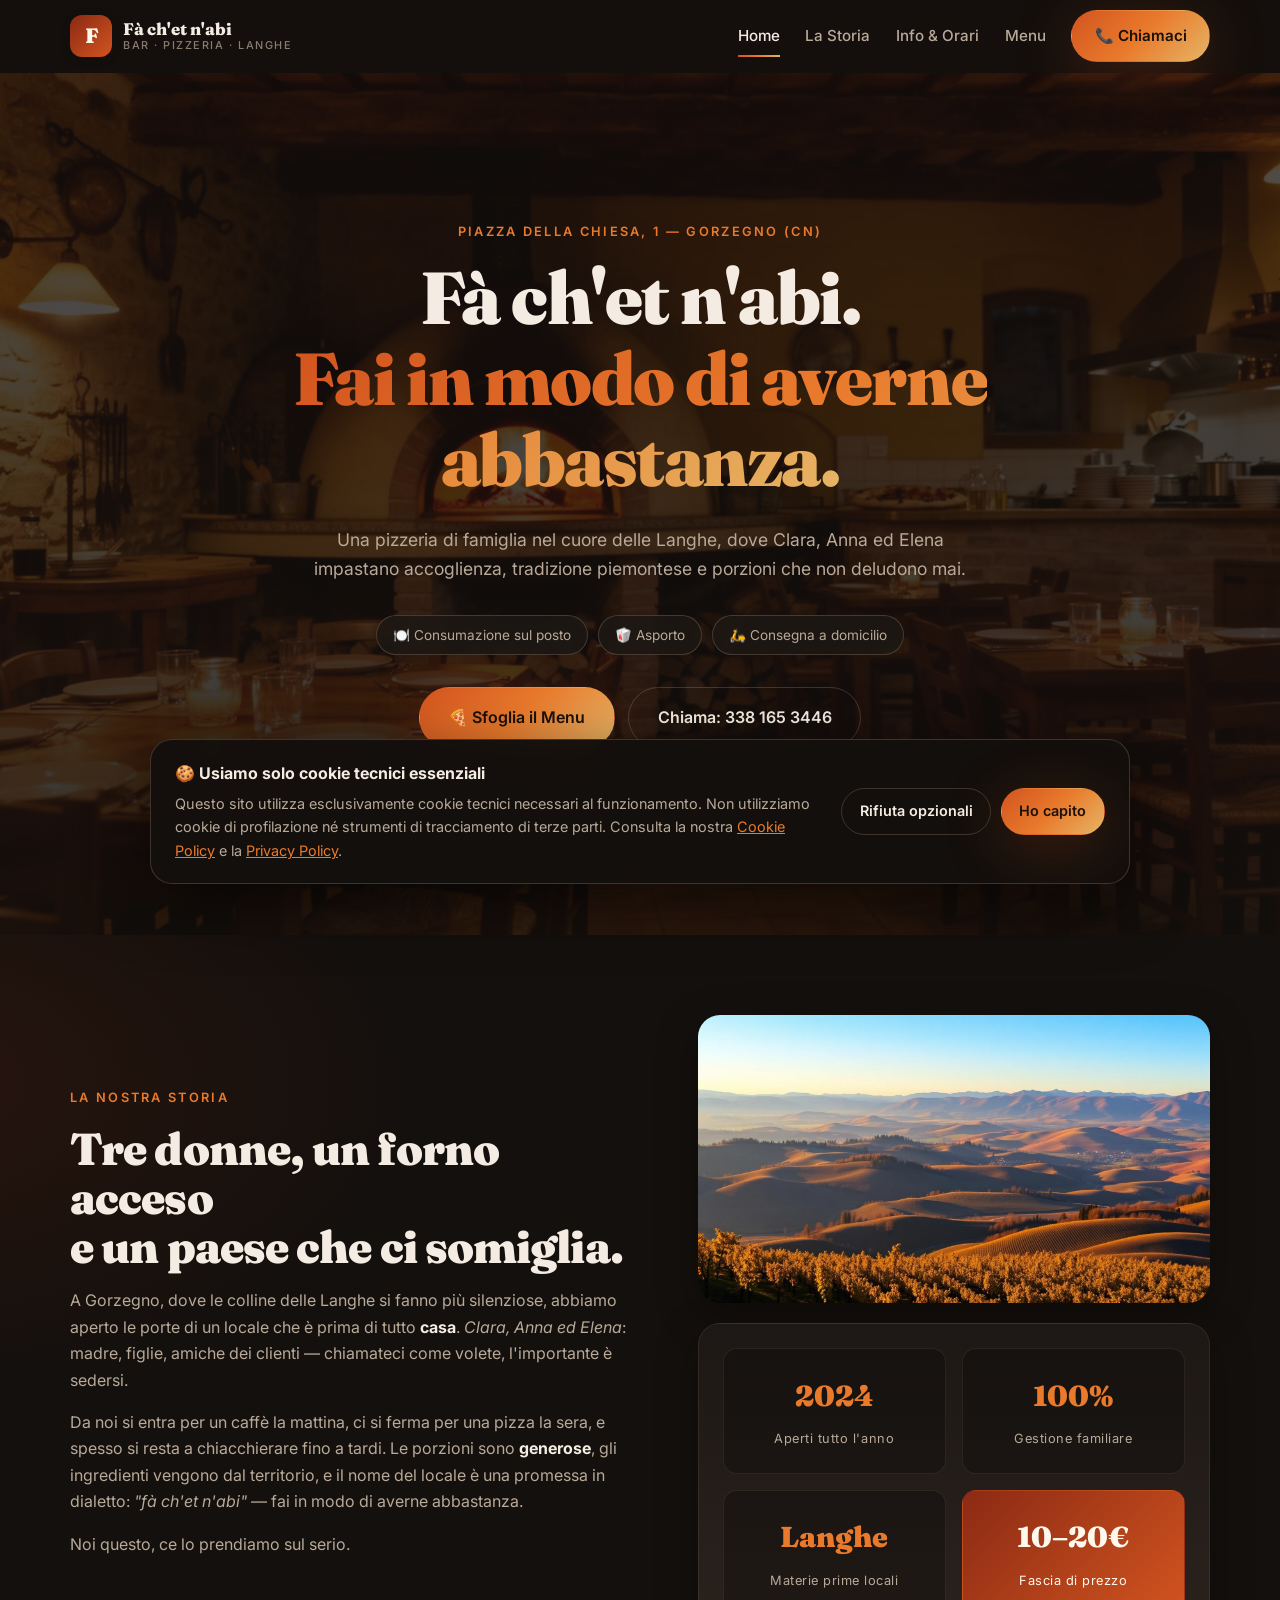
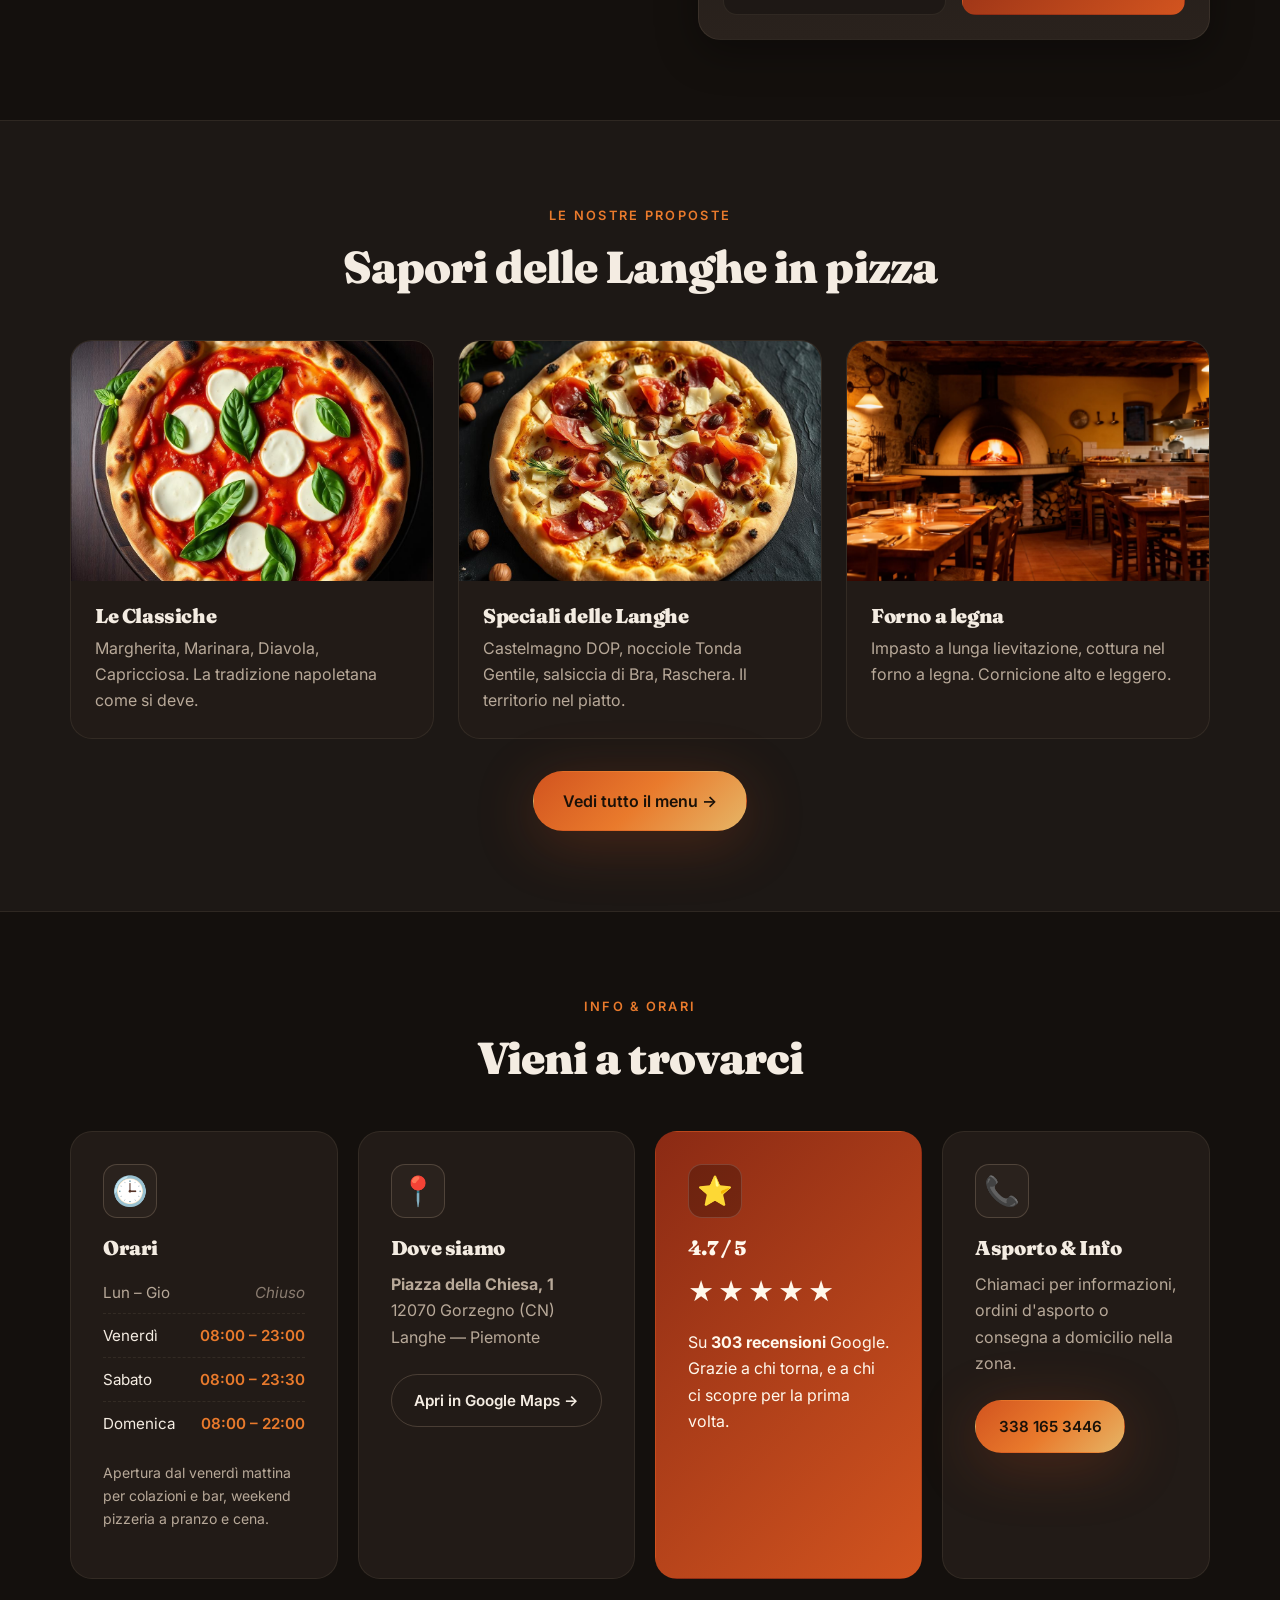
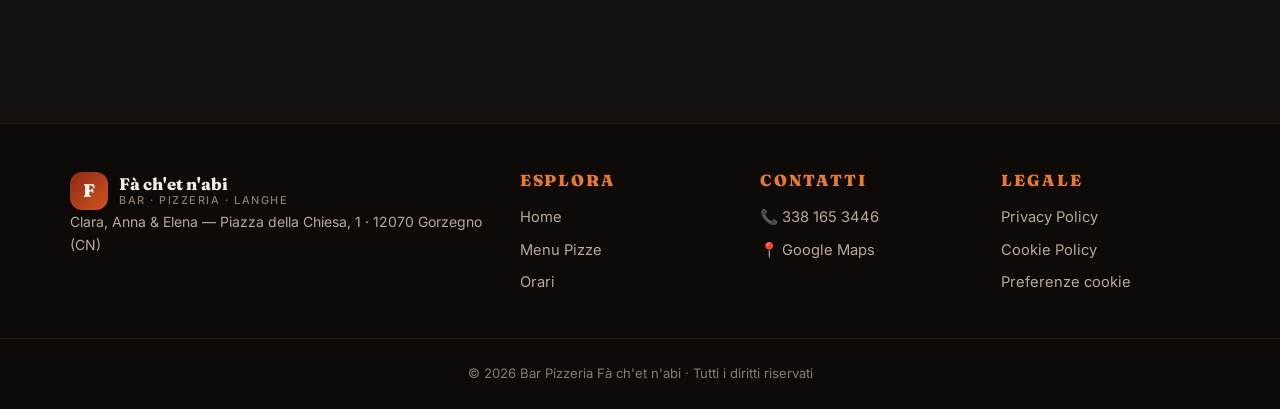
<file: index.html>
<!DOCTYPE html>
<html lang="it">
<head>
  <meta charset="UTF-8" />
  <meta name="viewport" content="width=device-width, initial-scale=1.0" />
  <title>Bar Pizzeria "Fà ch'et n'abi" – Gorzegno (CN) | Clara, Anna & Elena</title>
  <meta name="description" content="Bar Pizzeria Fà ch'et n'abi a Gorzegno nelle Langhe. Pizze generose, prodotti del territorio, gestione familiare. Asporto e consegna a domicilio." />
  <link rel="preconnect" href="https://fonts.googleapis.com" />
  <link rel="preconnect" href="https://fonts.gstatic.com" crossorigin />
  <link href="https://fonts.googleapis.com/css2?family=Fraunces:opsz,wght@9..144,500;9..144,700;9..144,900&family=Inter:wght@400;500;600;700&display=swap" rel="stylesheet" />
  <link rel="stylesheet" href="style.css" />
</head>
<body>
  <header class="navbar" id="navbar">
    <div class="nav-container">
      <a href="index.html" class="logo">
        <span class="logo-mark">F</span>
        <span class="logo-text">Fà ch'et n'abi<small>Bar · Pizzeria · Langhe</small></span>
      </a>
      <button class="nav-toggle" id="navToggle" aria-label="Apri menu" aria-expanded="false">
        <span></span><span></span><span></span>
      </button>
      <nav class="nav-links" id="navLinks">
        <a href="index.html" class="active">Home</a>
        <a href="index.html#storia">La Storia</a>
        <a href="index.html#info">Info & Orari</a>
        <a href="menu.html">Menu</a>
        <a href="tel:+393381653446" class="btn btn-primary nav-cta">📞 Chiamaci</a>
      </nav>
    </div>
  </header>

  <main>
    <section class="hero hero-image" style="background-image: linear-gradient(rgba(20,16,13,.72), rgba(20,16,13,.85)), url('img/hero.jpg');">
      <div class="hero-content">
        <span class="eyebrow">Piazza della Chiesa, 1 — Gorzegno (CN)</span>
        <h1>Fà ch'et n'abi.<br/><span class="accent">Fai in modo di averne abbastanza.</span></h1>
        <p class="lead">Una pizzeria di famiglia nel cuore delle Langhe, dove Clara, Anna ed Elena impastano accoglienza, tradizione piemontese e porzioni che non deludono mai.</p>
        <div class="badges">
          <span class="badge">🍽️ Consumazione sul posto</span>
          <span class="badge">🥡 Asporto</span>
          <span class="badge">🛵 Consegna a domicilio</span>
        </div>
        <div class="hero-actions">
          <a href="menu.html" class="btn btn-primary btn-lg">🍕 Sfoglia il Menu</a>
          <a href="tel:+393381653446" class="btn btn-ghost btn-lg">Chiama: 338 165 3446</a>
        </div>
        <div class="rating-inline">
          <span class="stars">★★★★★</span>
          <strong>4.7</strong>
          <span class="muted">· 303 recensioni Google</span>
        </div>
      </div>
    </section>

    <section class="section" id="storia">
      <div class="container two-col">
        <div>
          <span class="eyebrow">La nostra storia</span>
          <h2>Tre donne, un forno acceso<br/>e un paese che ci somiglia.</h2>
          <p>A Gorzegno, dove le colline delle Langhe si fanno più silenziose, abbiamo aperto le porte di un locale che è prima di tutto <strong>casa</strong>. <em>Clara, Anna ed Elena</em>: madre, figlie, amiche dei clienti — chiamateci come volete, l'importante è sedersi.</p>
          <p>Da noi si entra per un caffè la mattina, ci si ferma per una pizza la sera, e spesso si resta a chiacchierare fino a tardi. Le porzioni sono <strong>generose</strong>, gli ingredienti vengono dal territorio, e il nome del locale è una promessa in dialetto: <em>"fà ch'et n'abi"</em> — fai in modo di averne abbastanza.</p>
          <p>Noi questo, ce lo prendiamo sul serio.</p>
        </div>
        <div class="story-media">
          <img src="img/langhe.jpg" alt="Le colline delle Langhe in autunno" loading="lazy" width="1600" height="900" />
          <div class="story-card">
            <div class="story-stat"><span class="stat-num">2024</span><span class="stat-lbl">Aperti tutto l'anno</span></div>
            <div class="story-stat"><span class="stat-num">100%</span><span class="stat-lbl">Gestione familiare</span></div>
            <div class="story-stat"><span class="stat-num">Langhe</span><span class="stat-lbl">Materie prime locali</span></div>
            <div class="story-stat highlight"><span class="stat-num">10–20€</span><span class="stat-lbl">Fascia di prezzo</span></div>
          </div>
        </div>
      </div>
    </section>

    <section class="section section-dark">
      <div class="container">
        <div class="section-head">
          <span class="eyebrow">Le nostre proposte</span>
          <h2>Sapori delle Langhe in pizza</h2>
        </div>
        <div class="showcase-grid">
          <article class="showcase-card">
            <img src="img/pizza-margherita.jpg" alt="Pizza Margherita" loading="lazy" width="1024" height="1024" />
            <div class="showcase-body">
              <h3>Le Classiche</h3>
              <p>Margherita, Marinara, Diavola, Capricciosa. La tradizione napoletana come si deve.</p>
            </div>
          </article>
          <article class="showcase-card">
            <img src="img/pizza-langhetta.jpg" alt="Pizza Langhetta con crudo e Castelmagno" loading="lazy" width="1024" height="1024" />
            <div class="showcase-body">
              <h3>Speciali delle Langhe</h3>
              <p>Castelmagno DOP, nocciole Tonda Gentile, salsiccia di Bra, Raschera. Il territorio nel piatto.</p>
            </div>
          </article>
          <article class="showcase-card">
            <img src="img/hero.jpg" alt="Il nostro forno a legna" loading="lazy" width="1600" height="900" />
            <div class="showcase-body">
              <h3>Forno a legna</h3>
              <p>Impasto a lunga lievitazione, cottura nel forno a legna. Cornicione alto e leggero.</p>
            </div>
          </article>
        </div>
        <div class="center"><a href="menu.html" class="btn btn-primary btn-lg">Vedi tutto il menu →</a></div>
      </div>
    </section>

    <section class="section" id="info">
      <div class="container">
        <div class="section-head">
          <span class="eyebrow">Info & Orari</span>
          <h2>Vieni a trovarci</h2>
        </div>
        <div class="info-grid">
          <div class="info-card">
            <div class="info-icon">🕒</div>
            <h3>Orari</h3>
            <ul class="hours">
              <li><span>Lun – Gio</span><span class="closed">Chiuso</span></li>
              <li class="open"><span>Venerdì</span><span>08:00 – 23:00</span></li>
              <li class="open"><span>Sabato</span><span>08:00 – 23:30</span></li>
              <li class="open"><span>Domenica</span><span>08:00 – 22:00</span></li>
            </ul>
            <p class="small muted">Apertura dal venerdì mattina per colazioni e bar, weekend pizzeria a pranzo e cena.</p>
          </div>

          <div class="info-card">
            <div class="info-icon">📍</div>
            <h3>Dove siamo</h3>
            <p><strong>Piazza della Chiesa, 1</strong><br/>12070 Gorzegno (CN)<br/>Langhe — Piemonte</p>
            <a class="btn btn-ghost" target="_blank" rel="noopener" href="https://www.google.com/maps/search/?api=1&query=Bar+Pizzeria+Fà+ch'et+n'abi+Gorzegno">Apri in Google Maps →</a>
          </div>

          <div class="info-card highlight-card">
            <div class="info-icon">⭐</div>
            <h3>4.7 / 5</h3>
            <p class="stars-big">★★★★★</p>
            <p>Su <strong>303 recensioni</strong> Google.<br/>Grazie a chi torna, e a chi ci scopre per la prima volta.</p>
          </div>

          <div class="info-card">
            <div class="info-icon">📞</div>
            <h3>Asporto & Info</h3>
            <p>Chiamaci per informazioni, ordini d'asporto o consegna a domicilio nella zona.</p>
            <a href="tel:+393381653446" class="btn btn-primary">338 165 3446</a>
          </div>
        </div>
      </div>
    </section>
  </main>

  <footer class="footer">
    <div class="container footer-grid">
      <div>
        <div class="logo logo-footer">
          <span class="logo-mark">F</span>
          <span class="logo-text">Fà ch'et n'abi<small>Bar · Pizzeria · Langhe</small></span>
        </div>
        <p class="small muted">Clara, Anna & Elena — Piazza della Chiesa, 1 · 12070 Gorzegno (CN)</p>
      </div>
      <div>
        <h4>Esplora</h4>
        <a href="index.html">Home</a>
        <a href="menu.html">Menu Pizze</a>
        <a href="index.html#info">Orari</a>
      </div>
      <div>
        <h4>Contatti</h4>
        <a href="tel:+393381653446">📞 338 165 3446</a>
        <a target="_blank" rel="noopener" href="https://www.google.com/maps/search/?api=1&query=Bar+Pizzeria+Fà+ch'et+n'abi+Gorzegno">📍 Google Maps</a>
      </div>
      <div>
        <h4>Legale</h4>
        <a href="privacy.html">Privacy Policy</a>
        <a href="cookie-policy.html">Cookie Policy</a>
        <a href="#" id="openCookiePrefs">Preferenze cookie</a>
      </div>
    </div>
    <div class="footer-bottom">© <span id="year"></span> Bar Pizzeria Fà ch'et n'abi · Tutti i diritti riservati</div>
  </footer>

  <!-- Cookie banner GDPR -->
  <div class="cookie-banner" id="cookieBanner" role="dialog" aria-live="polite" aria-label="Informativa sui cookie" hidden>
    <div class="cookie-inner">
      <div class="cookie-text">
        <strong>🍪 Usiamo solo cookie tecnici essenziali</strong>
        <p>Questo sito utilizza esclusivamente cookie tecnici necessari al funzionamento. Non utilizziamo cookie di profilazione né strumenti di tracciamento di terze parti. Consulta la nostra <a href="cookie-policy.html">Cookie Policy</a> e la <a href="privacy.html">Privacy Policy</a>.</p>
      </div>
      <div class="cookie-actions">
        <button class="btn btn-ghost" id="cookieReject" type="button">Rifiuta opzionali</button>
        <button class="btn btn-primary" id="cookieAccept" type="button">Ho capito</button>
      </div>
    </div>
  </div>

  <script src="script.js"></script>
</body>
</html>
</file>
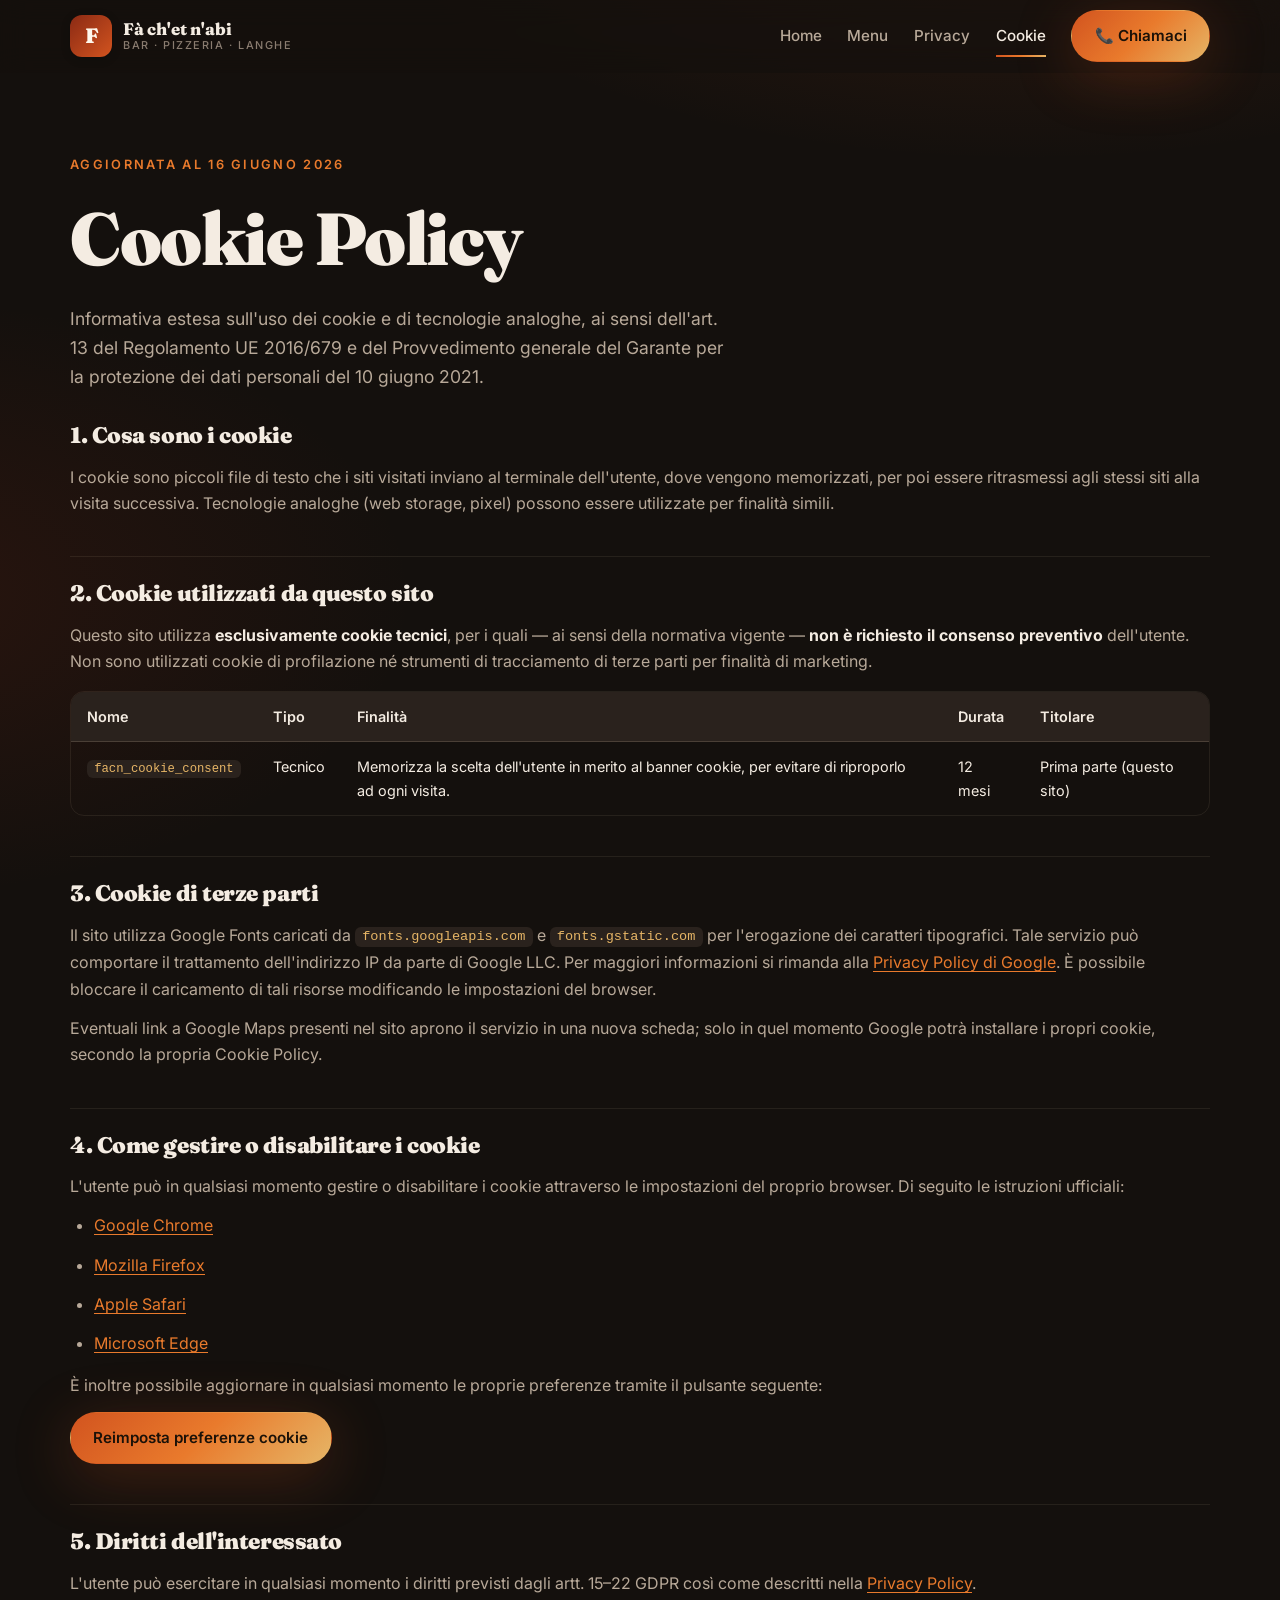
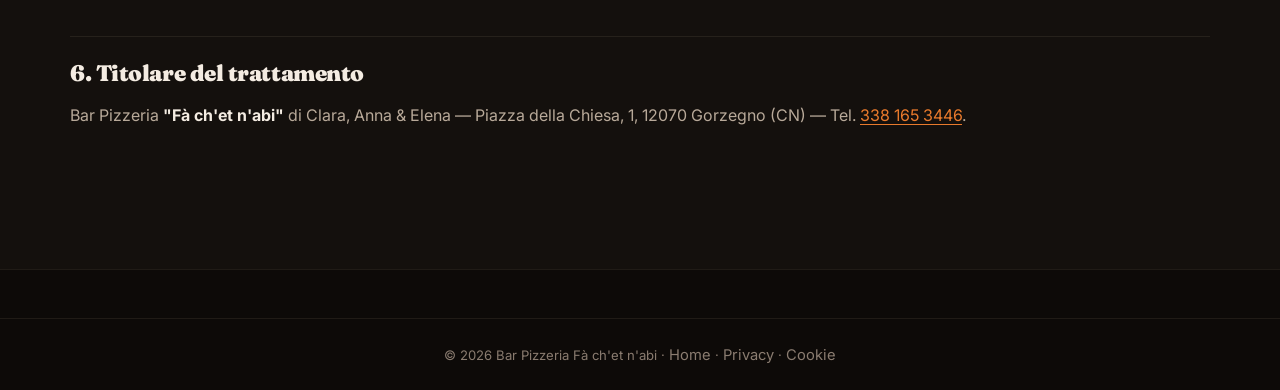
<file: cookie-policy.html>
<!DOCTYPE html>
<html lang="it">
<head>
  <meta charset="UTF-8" />
  <meta name="viewport" content="width=device-width, initial-scale=1.0" />
  <title>Cookie Policy · Fà ch'et n'abi</title>
  <meta name="description" content="Cookie Policy ai sensi del Provvedimento del Garante per la protezione dei dati personali del 10 giugno 2021 — Bar Pizzeria Fà ch'et n'abi." />
  <meta name="robots" content="noindex, follow" />
  <link rel="preconnect" href="https://fonts.googleapis.com" />
  <link rel="preconnect" href="https://fonts.gstatic.com" crossorigin />
  <link href="https://fonts.googleapis.com/css2?family=Fraunces:opsz,wght@9..144,500;9..144,700;9..144,900&family=Inter:wght@400;500;600;700&display=swap" rel="stylesheet" />
  <link rel="stylesheet" href="style.css" />
</head>
<body>
  <header class="navbar" id="navbar">
    <div class="nav-container">
      <a href="index.html" class="logo">
        <span class="logo-mark">F</span>
        <span class="logo-text">Fà ch'et n'abi<small>Bar · Pizzeria · Langhe</small></span>
      </a>
      <button class="nav-toggle" id="navToggle" aria-label="Apri menu" aria-expanded="false">
        <span></span><span></span><span></span>
      </button>
      <nav class="nav-links" id="navLinks">
        <a href="index.html">Home</a>
        <a href="menu.html">Menu</a>
        <a href="privacy.html">Privacy</a>
        <a href="cookie-policy.html" class="active">Cookie</a>
        <a href="tel:+393381653446" class="btn btn-primary nav-cta">📞 Chiamaci</a>
      </nav>
    </div>
  </header>

  <main class="legal">
    <div class="container">
      <span class="eyebrow">Aggiornata al 16 giugno 2026</span>
      <h1>Cookie Policy</h1>
      <p class="lead">Informativa estesa sull'uso dei cookie e di tecnologie analoghe, ai sensi dell'art. 13 del Regolamento UE 2016/679 e del Provvedimento generale del Garante per la protezione dei dati personali del 10 giugno 2021.</p>

      <h2>1. Cosa sono i cookie</h2>
      <p>I cookie sono piccoli file di testo che i siti visitati inviano al terminale dell'utente, dove vengono memorizzati, per poi essere ritrasmessi agli stessi siti alla visita successiva. Tecnologie analoghe (web storage, pixel) possono essere utilizzate per finalità simili.</p>

      <h2>2. Cookie utilizzati da questo sito</h2>
      <p>Questo sito utilizza <strong>esclusivamente cookie tecnici</strong>, per i quali — ai sensi della normativa vigente — <strong>non è richiesto il consenso preventivo</strong> dell'utente. Non sono utilizzati cookie di profilazione né strumenti di tracciamento di terze parti per finalità di marketing.</p>

      <div class="cookie-table-wrap">
        <table class="cookie-table">
          <thead>
            <tr><th>Nome</th><th>Tipo</th><th>Finalità</th><th>Durata</th><th>Titolare</th></tr>
          </thead>
          <tbody>
            <tr>
              <td><code>facn_cookie_consent</code></td>
              <td>Tecnico</td>
              <td>Memorizza la scelta dell'utente in merito al banner cookie, per evitare di riproporlo ad ogni visita.</td>
              <td>12 mesi</td>
              <td>Prima parte (questo sito)</td>
            </tr>
          </tbody>
        </table>
      </div>

      <h2>3. Cookie di terze parti</h2>
      <p>Il sito utilizza Google Fonts caricati da <code>fonts.googleapis.com</code> e <code>fonts.gstatic.com</code> per l'erogazione dei caratteri tipografici. Tale servizio può comportare il trattamento dell'indirizzo IP da parte di Google LLC. Per maggiori informazioni si rimanda alla <a href="https://policies.google.com/privacy" target="_blank" rel="noopener">Privacy Policy di Google</a>. È possibile bloccare il caricamento di tali risorse modificando le impostazioni del browser.</p>
      <p>Eventuali link a Google Maps presenti nel sito aprono il servizio in una nuova scheda; solo in quel momento Google potrà installare i propri cookie, secondo la propria Cookie Policy.</p>

      <h2>4. Come gestire o disabilitare i cookie</h2>
      <p>L'utente può in qualsiasi momento gestire o disabilitare i cookie attraverso le impostazioni del proprio browser. Di seguito le istruzioni ufficiali:</p>
      <ul>
        <li><a href="https://support.google.com/chrome/answer/95647" target="_blank" rel="noopener">Google Chrome</a></li>
        <li><a href="https://support.mozilla.org/it/kb/Gestione%20dei%20cookie" target="_blank" rel="noopener">Mozilla Firefox</a></li>
        <li><a href="https://support.apple.com/it-it/guide/safari/sfri11471/mac" target="_blank" rel="noopener">Apple Safari</a></li>
        <li><a href="https://support.microsoft.com/it-it/microsoft-edge" target="_blank" rel="noopener">Microsoft Edge</a></li>
      </ul>
      <p>È inoltre possibile aggiornare in qualsiasi momento le proprie preferenze tramite il pulsante seguente:</p>
      <p><button class="btn btn-primary" id="resetCookiePrefs" type="button">Reimposta preferenze cookie</button></p>

      <h2>5. Diritti dell'interessato</h2>
      <p>L'utente può esercitare in qualsiasi momento i diritti previsti dagli artt. 15–22 GDPR così come descritti nella <a href="privacy.html">Privacy Policy</a>.</p>

      <h2>6. Titolare del trattamento</h2>
      <p>Bar Pizzeria <strong>"Fà ch'et n'abi"</strong> di Clara, Anna & Elena — Piazza della Chiesa, 1, 12070 Gorzegno (CN) — Tel. <a href="tel:+393381653446">338 165 3446</a>.</p>
    </div>
  </main>

  <footer class="footer">
    <div class="footer-bottom">© <span id="year"></span> Bar Pizzeria Fà ch'et n'abi · <a href="index.html">Home</a> · <a href="privacy.html">Privacy</a> · <a href="cookie-policy.html">Cookie</a></div>
  </footer>

  <script src="script.js"></script>
</body>
</html>
</file>
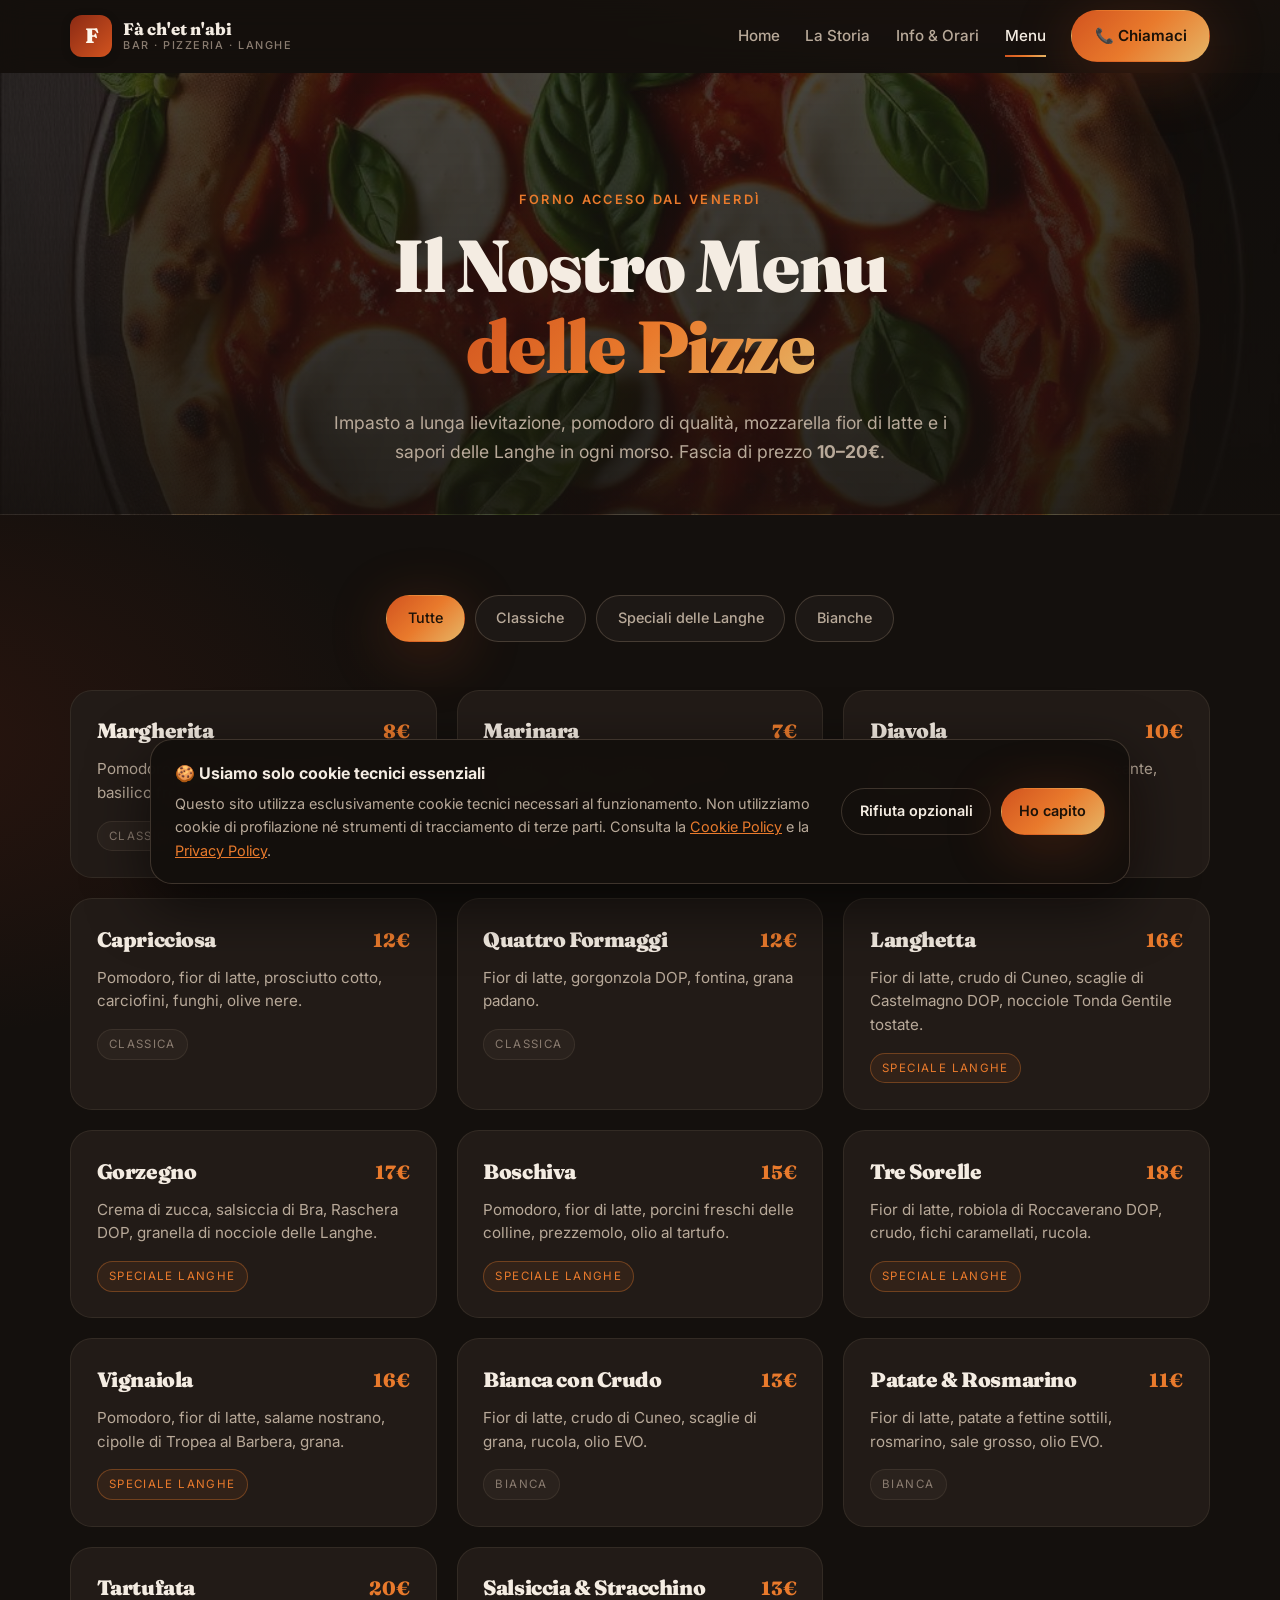
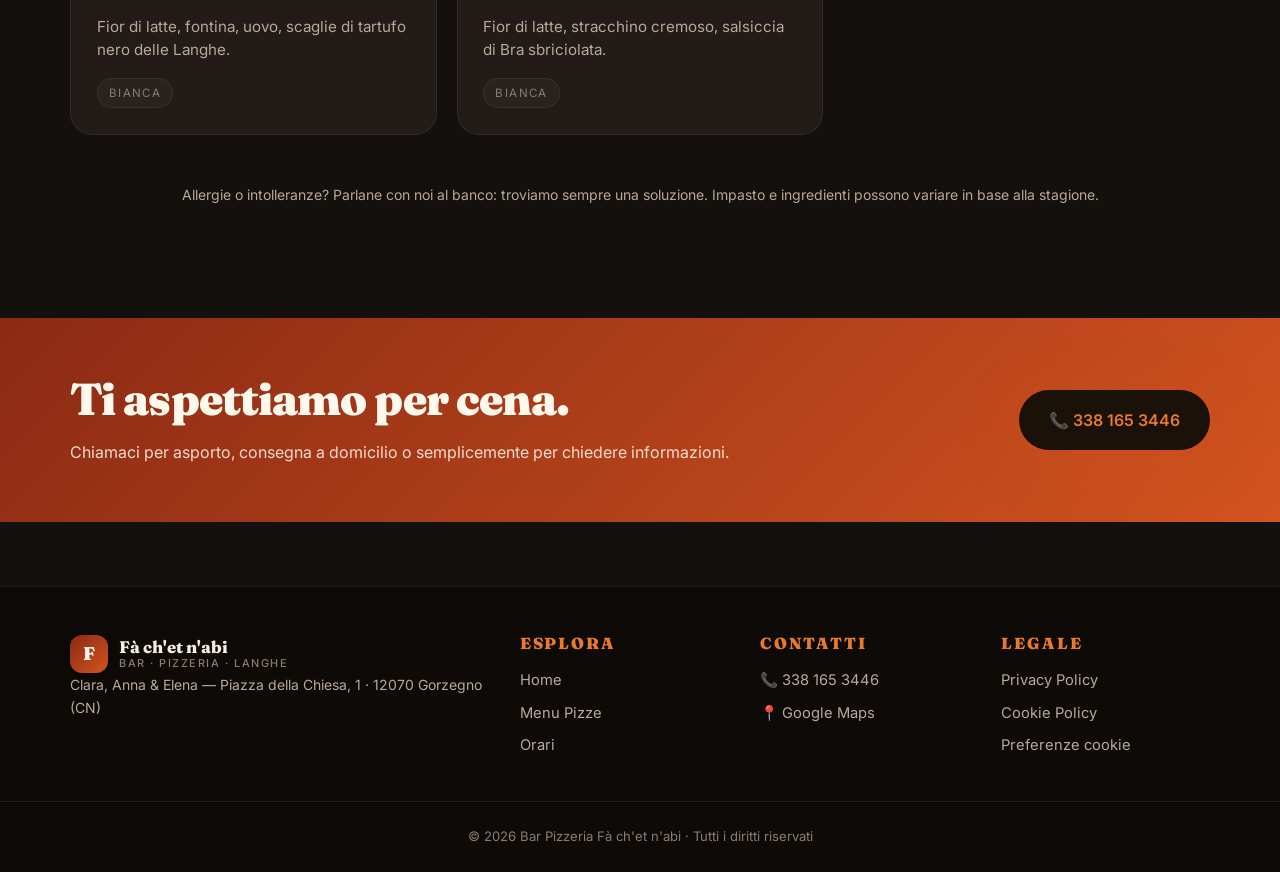
<file: menu.html>
<!DOCTYPE html>
<html lang="it">
<head>
  <meta charset="UTF-8" />
  <meta name="viewport" content="width=device-width, initial-scale=1.0" />
  <title>Menu Pizze · Fà ch'et n'abi – Gorzegno (CN)</title>
  <meta name="description" content="Il menu delle pizze del Bar Pizzeria Fà ch'et n'abi di Gorzegno: classiche, speciali delle Langhe, bianche. Prodotti locali e fascia di prezzo 10–20€." />
  <link rel="preconnect" href="https://fonts.googleapis.com" />
  <link rel="preconnect" href="https://fonts.gstatic.com" crossorigin />
  <link href="https://fonts.googleapis.com/css2?family=Fraunces:opsz,wght@9..144,500;9..144,700;9..144,900&family=Inter:wght@400;500;600;700&display=swap" rel="stylesheet" />
  <link rel="stylesheet" href="style.css" />
</head>
<body>
  <header class="navbar" id="navbar">
    <div class="nav-container">
      <a href="index.html" class="logo">
        <span class="logo-mark">F</span>
        <span class="logo-text">Fà ch'et n'abi<small>Bar · Pizzeria · Langhe</small></span>
      </a>
      <button class="nav-toggle" id="navToggle" aria-label="Apri menu" aria-expanded="false">
        <span></span><span></span><span></span>
      </button>
      <nav class="nav-links" id="navLinks">
        <a href="index.html">Home</a>
        <a href="index.html#storia">La Storia</a>
        <a href="index.html#info">Info & Orari</a>
        <a href="menu.html" class="active">Menu</a>
        <a href="tel:+393381653446" class="btn btn-primary nav-cta">📞 Chiamaci</a>
      </nav>
    </div>
  </header>

  <main>
    <section class="page-header" style="background-image: linear-gradient(rgba(20,16,13,.78), rgba(20,16,13,.92)), url('img/pizza-margherita.jpg');">
      <div class="container">
        <span class="eyebrow">Forno acceso dal venerdì</span>
        <h1>Il Nostro Menu<br/><span class="accent">delle Pizze</span></h1>
        <p class="lead">Impasto a lunga lievitazione, pomodoro di qualità, mozzarella fior di latte e i sapori delle Langhe in ogni morso. Fascia di prezzo <strong>10–20€</strong>.</p>
      </div>
    </section>

    <section class="section">
      <div class="container">
        <div class="filters" id="filters" role="tablist" aria-label="Filtra le pizze">
          <button class="filter-btn active" data-filter="all">Tutte</button>
          <button class="filter-btn" data-filter="classiche">Classiche</button>
          <button class="filter-btn" data-filter="langhe">Speciali delle Langhe</button>
          <button class="filter-btn" data-filter="bianche">Bianche</button>
        </div>

        <div class="pizza-grid" id="pizzaGrid">
          <article class="pizza-card" data-category="classiche">
            <div class="pizza-head"><h3>Margherita</h3><span class="price">8€</span></div>
            <p class="ingredients">Pomodoro San Marzano, fior di latte, basilico fresco, olio EVO.</p>
            <span class="tag">Classica</span>
          </article>
          <article class="pizza-card" data-category="classiche">
            <div class="pizza-head"><h3>Marinara</h3><span class="price">7€</span></div>
            <p class="ingredients">Pomodoro, aglio, origano, olio EVO. Semplice come piace a noi.</p>
            <span class="tag">Classica</span>
          </article>
          <article class="pizza-card" data-category="classiche">
            <div class="pizza-head"><h3>Diavola</h3><span class="price">10€</span></div>
            <p class="ingredients">Pomodoro, fior di latte, salame piccante, peperoncino fresco.</p>
            <span class="tag">Classica</span>
          </article>
          <article class="pizza-card" data-category="classiche">
            <div class="pizza-head"><h3>Capricciosa</h3><span class="price">12€</span></div>
            <p class="ingredients">Pomodoro, fior di latte, prosciutto cotto, carciofini, funghi, olive nere.</p>
            <span class="tag">Classica</span>
          </article>
          <article class="pizza-card" data-category="classiche">
            <div class="pizza-head"><h3>Quattro Formaggi</h3><span class="price">12€</span></div>
            <p class="ingredients">Fior di latte, gorgonzola DOP, fontina, grana padano.</p>
            <span class="tag">Classica</span>
          </article>

          <article class="pizza-card" data-category="langhe">
            
            <div class="pizza-head"><h3>Langhetta</h3><span class="price">16€</span></div>
            <p class="ingredients">Fior di latte, crudo di Cuneo, scaglie di Castelmagno DOP, nocciole Tonda Gentile tostate.</p>
            <span class="tag tag-accent">Speciale Langhe</span>
          </article>
          <article class="pizza-card" data-category="langhe">
            
            <div class="pizza-head"><h3>Gorzegno</h3><span class="price">17€</span></div>
            <p class="ingredients">Crema di zucca, salsiccia di Bra, Raschera DOP, granella di nocciole delle Langhe.</p>
            <span class="tag tag-accent">Speciale Langhe</span>
          </article>
          <article class="pizza-card" data-category="langhe">
            <div class="pizza-head"><h3>Boschiva</h3><span class="price">15€</span></div>
            <p class="ingredients">Pomodoro, fior di latte, porcini freschi delle colline, prezzemolo, olio al tartufo.</p>
            <span class="tag tag-accent">Speciale Langhe</span>
          </article>
          <article class="pizza-card" data-category="langhe">
            
            <div class="pizza-head"><h3>Tre Sorelle</h3><span class="price">18€</span></div>
            <p class="ingredients">Fior di latte, robiola di Roccaverano DOP, crudo, fichi caramellati, rucola.</p>
            <span class="tag tag-accent">Speciale Langhe</span>
          </article>
          <article class="pizza-card" data-category="langhe">
            <div class="pizza-head"><h3>Vignaiola</h3><span class="price">16€</span></div>
            <p class="ingredients">Pomodoro, fior di latte, salame nostrano, cipolle di Tropea al Barbera, grana.</p>
            <span class="tag tag-accent">Speciale Langhe</span>
          </article>

          <article class="pizza-card" data-category="bianche">
            <div class="pizza-head"><h3>Bianca con Crudo</h3><span class="price">13€</span></div>
            <p class="ingredients">Fior di latte, crudo di Cuneo, scaglie di grana, rucola, olio EVO.</p>
            <span class="tag">Bianca</span>
          </article>
          <article class="pizza-card" data-category="bianche">
            <div class="pizza-head"><h3>Patate & Rosmarino</h3><span class="price">11€</span></div>
            <p class="ingredients">Fior di latte, patate a fettine sottili, rosmarino, sale grosso, olio EVO.</p>
            <span class="tag">Bianca</span>
          </article>
          <article class="pizza-card" data-category="bianche">
            
            <div class="pizza-head"><h3>Tartufata</h3><span class="price">20€</span></div>
            <p class="ingredients">Fior di latte, fontina, uovo, scaglie di tartufo nero delle Langhe.</p>
            <span class="tag">Bianca</span>
          </article>
          <article class="pizza-card" data-category="bianche">
            <div class="pizza-head"><h3>Salsiccia & Stracchino</h3><span class="price">13€</span></div>
            <p class="ingredients">Fior di latte, stracchino cremoso, salsiccia di Bra sbriciolata.</p>
            <span class="tag">Bianca</span>
          </article>
        </div>

        <p class="menu-note small muted">Allergie o intolleranze? Parlane con noi al banco: troviamo sempre una soluzione. Impasto e ingredienti possono variare in base alla stagione.</p>
      </div>
    </section>

    <section class="cta-strip">
      <div class="container cta-inner">
        <div>
          <h2>Ti aspettiamo per cena.</h2>
          <p>Chiamaci per asporto, consegna a domicilio o semplicemente per chiedere informazioni.</p>
        </div>
        <a href="tel:+393381653446" class="btn btn-primary btn-lg">📞 338 165 3446</a>
      </div>
    </section>
  </main>

  <footer class="footer">
    <div class="container footer-grid">
      <div>
        <div class="logo logo-footer">
          <span class="logo-mark">F</span>
          <span class="logo-text">Fà ch'et n'abi<small>Bar · Pizzeria · Langhe</small></span>
        </div>
        <p class="small muted">Clara, Anna & Elena — Piazza della Chiesa, 1 · 12070 Gorzegno (CN)</p>
      </div>
      <div>
        <h4>Esplora</h4>
        <a href="index.html">Home</a>
        <a href="menu.html">Menu Pizze</a>
        <a href="index.html#info">Orari</a>
      </div>
      <div>
        <h4>Contatti</h4>
        <a href="tel:+393381653446">📞 338 165 3446</a>
        <a target="_blank" rel="noopener" href="https://www.google.com/maps/search/?api=1&query=Bar+Pizzeria+Fà+ch'et+n'abi+Gorzegno">📍 Google Maps</a>
      </div>
      <div>
        <h4>Legale</h4>
        <a href="privacy.html">Privacy Policy</a>
        <a href="cookie-policy.html">Cookie Policy</a>
        <a href="#" id="openCookiePrefs">Preferenze cookie</a>
      </div>
    </div>
    <div class="footer-bottom">© <span id="year"></span> Bar Pizzeria Fà ch'et n'abi · Tutti i diritti riservati</div>
  </footer>

  <div class="cookie-banner" id="cookieBanner" role="dialog" aria-live="polite" aria-label="Informativa sui cookie" hidden>
    <div class="cookie-inner">
      <div class="cookie-text">
        <strong>🍪 Usiamo solo cookie tecnici essenziali</strong>
        <p>Questo sito utilizza esclusivamente cookie tecnici necessari al funzionamento. Non utilizziamo cookie di profilazione né strumenti di tracciamento di terze parti. Consulta la <a href="cookie-policy.html">Cookie Policy</a> e la <a href="privacy.html">Privacy Policy</a>.</p>
      </div>
      <div class="cookie-actions">
        <button class="btn btn-ghost" id="cookieReject" type="button">Rifiuta opzionali</button>
        <button class="btn btn-primary" id="cookieAccept" type="button">Ho capito</button>
      </div>
    </div>
  </div>

  <script src="script.js"></script>
</body>
</html>
</file>
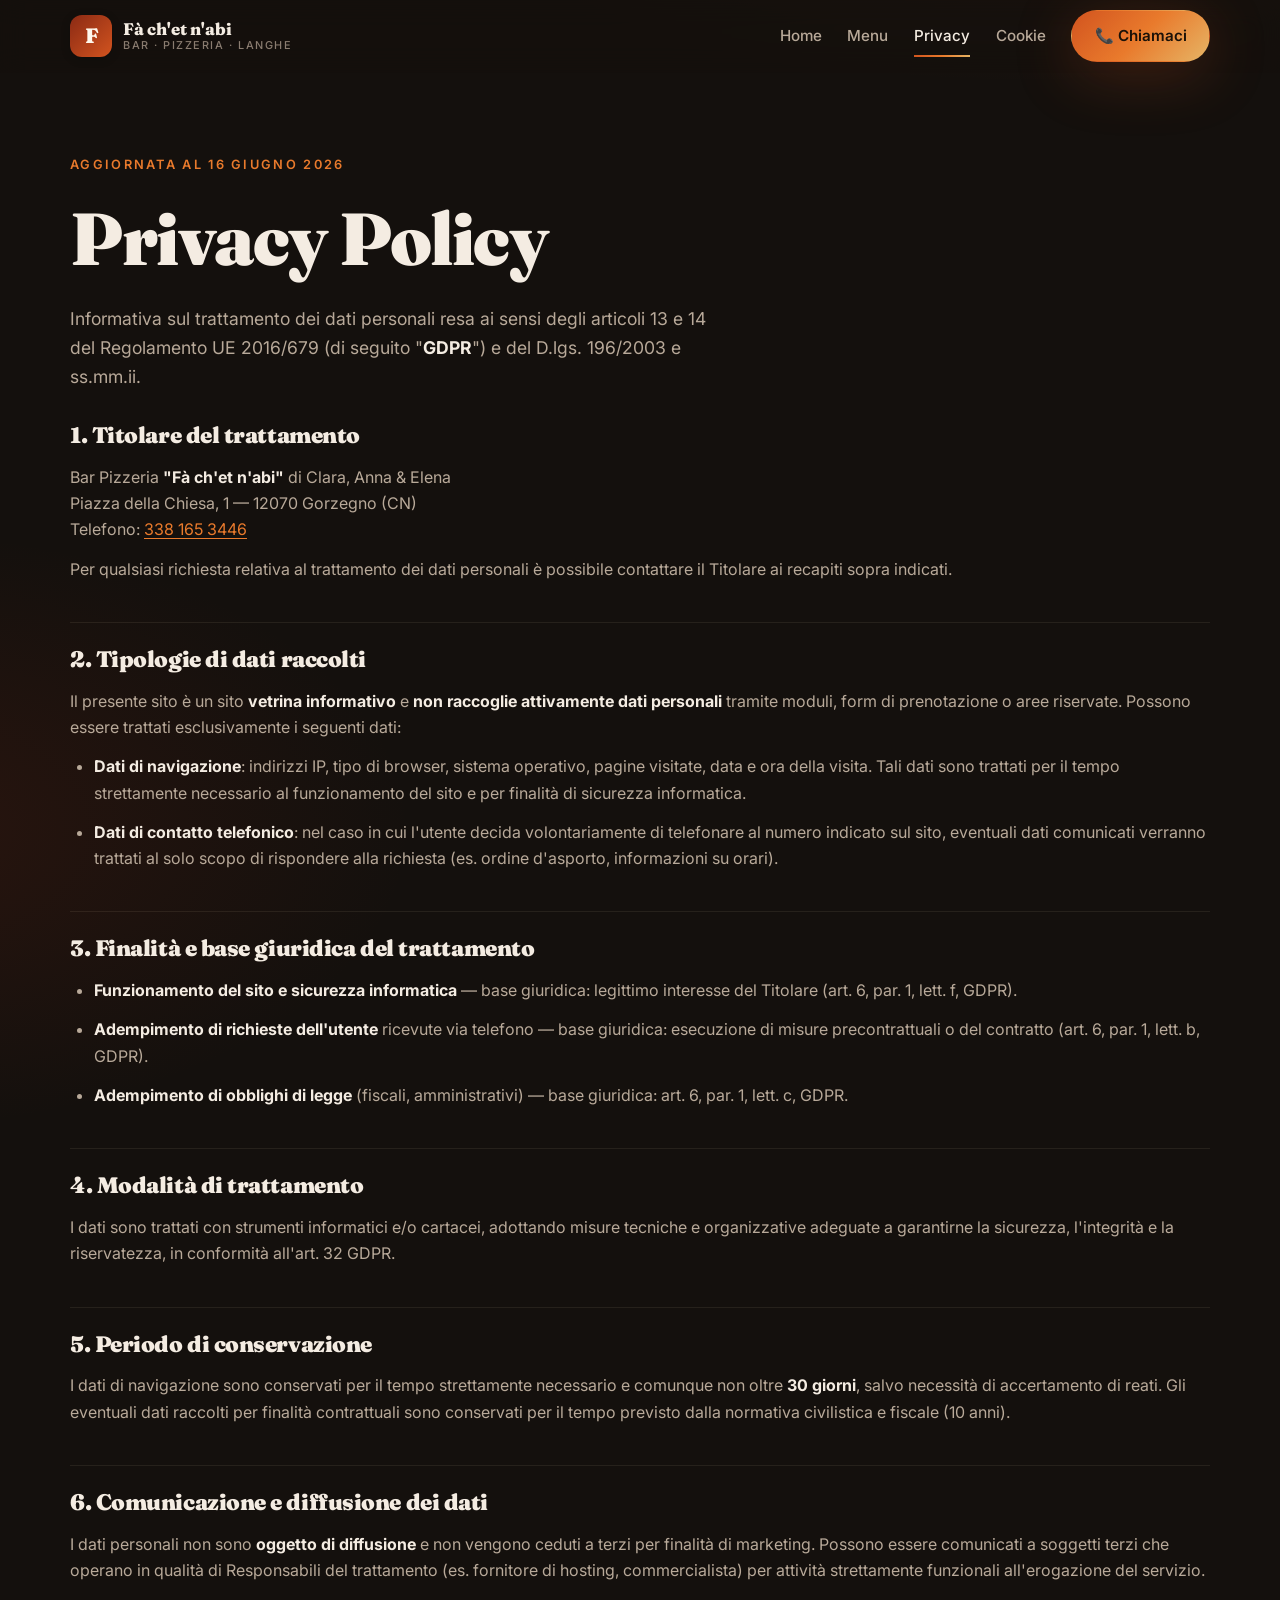
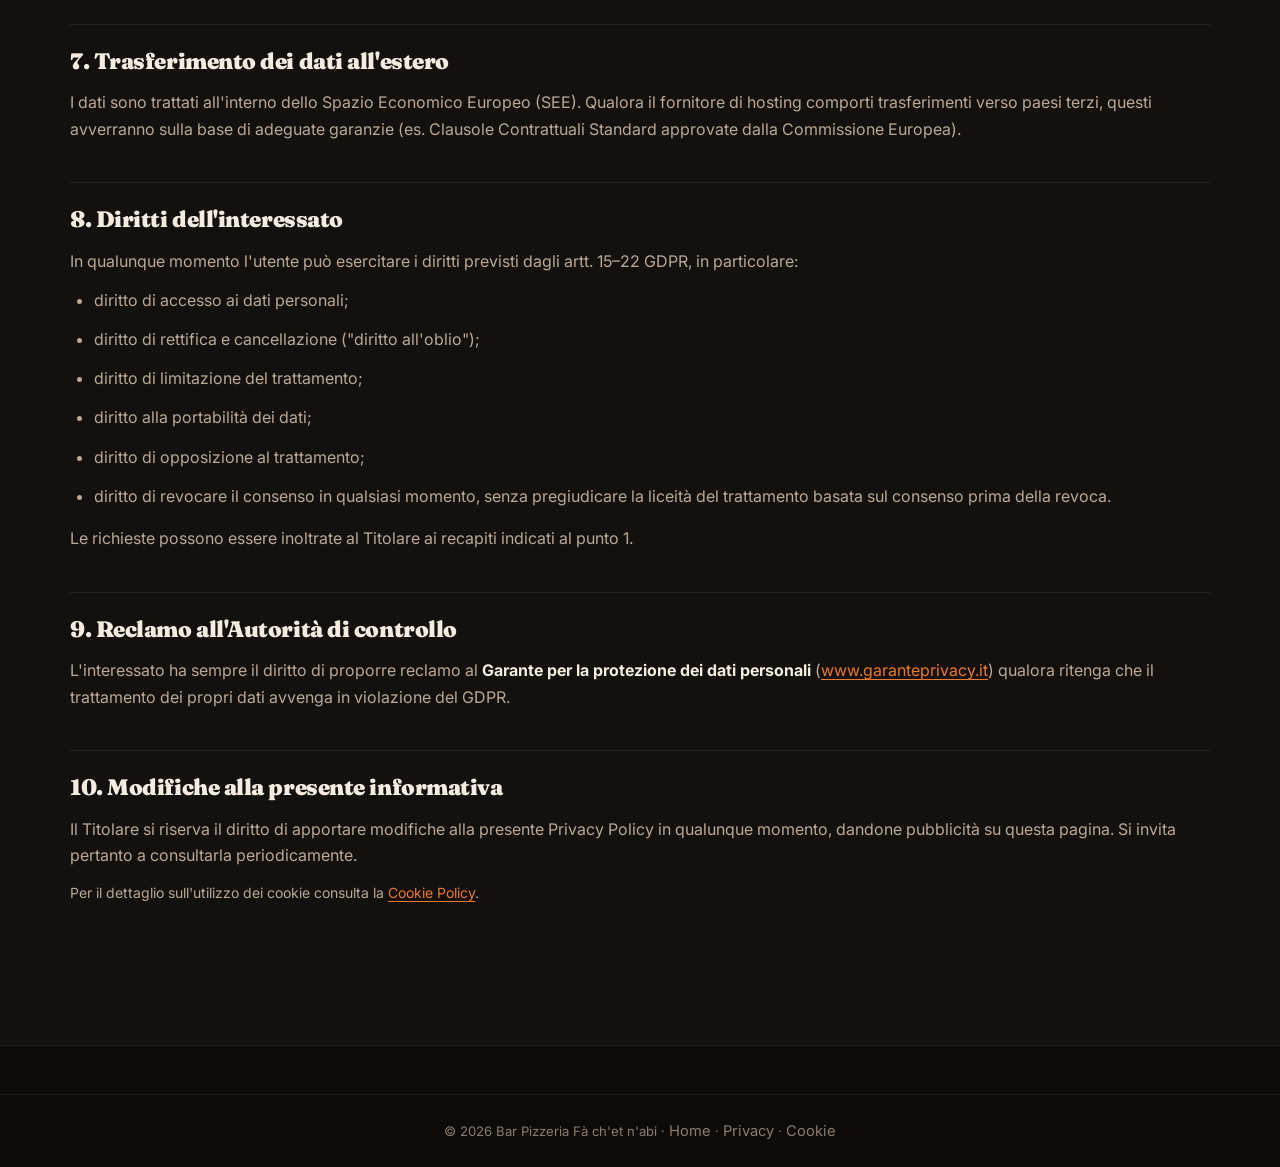
<file: privacy.html>
<!DOCTYPE html>
<html lang="it">
<head>
  <meta charset="UTF-8" />
  <meta name="viewport" content="width=device-width, initial-scale=1.0" />
  <title>Privacy Policy · Fà ch'et n'abi</title>
  <meta name="description" content="Informativa sul trattamento dei dati personali ai sensi del Regolamento UE 2016/679 (GDPR) — Bar Pizzeria Fà ch'et n'abi, Gorzegno (CN)." />
  <meta name="robots" content="noindex, follow" />
  <link rel="preconnect" href="https://fonts.googleapis.com" />
  <link rel="preconnect" href="https://fonts.gstatic.com" crossorigin />
  <link href="https://fonts.googleapis.com/css2?family=Fraunces:opsz,wght@9..144,500;9..144,700;9..144,900&family=Inter:wght@400;500;600;700&display=swap" rel="stylesheet" />
  <link rel="stylesheet" href="style.css" />
</head>
<body>
  <header class="navbar" id="navbar">
    <div class="nav-container">
      <a href="index.html" class="logo">
        <span class="logo-mark">F</span>
        <span class="logo-text">Fà ch'et n'abi<small>Bar · Pizzeria · Langhe</small></span>
      </a>
      <button class="nav-toggle" id="navToggle" aria-label="Apri menu" aria-expanded="false">
        <span></span><span></span><span></span>
      </button>
      <nav class="nav-links" id="navLinks">
        <a href="index.html">Home</a>
        <a href="menu.html">Menu</a>
        <a href="privacy.html" class="active">Privacy</a>
        <a href="cookie-policy.html">Cookie</a>
        <a href="tel:+393381653446" class="btn btn-primary nav-cta">📞 Chiamaci</a>
      </nav>
    </div>
  </header>

  <main class="legal">
    <div class="container">
      <span class="eyebrow">Aggiornata al 16 giugno 2026</span>
      <h1>Privacy Policy</h1>
      <p class="lead">Informativa sul trattamento dei dati personali resa ai sensi degli articoli 13 e 14 del Regolamento UE 2016/679 (di seguito "<strong>GDPR</strong>") e del D.lgs. 196/2003 e ss.mm.ii.</p>

      <h2>1. Titolare del trattamento</h2>
      <p>Bar Pizzeria <strong>"Fà ch'et n'abi"</strong> di Clara, Anna & Elena<br/>
      Piazza della Chiesa, 1 — 12070 Gorzegno (CN)<br/>
      Telefono: <a href="tel:+393381653446">338 165 3446</a></p>
      <p>Per qualsiasi richiesta relativa al trattamento dei dati personali è possibile contattare il Titolare ai recapiti sopra indicati.</p>

      <h2>2. Tipologie di dati raccolti</h2>
      <p>Il presente sito è un sito <strong>vetrina informativo</strong> e <strong>non raccoglie attivamente dati personali</strong> tramite moduli, form di prenotazione o aree riservate. Possono essere trattati esclusivamente i seguenti dati:</p>
      <ul>
        <li><strong>Dati di navigazione</strong>: indirizzi IP, tipo di browser, sistema operativo, pagine visitate, data e ora della visita. Tali dati sono trattati per il tempo strettamente necessario al funzionamento del sito e per finalità di sicurezza informatica.</li>
        <li><strong>Dati di contatto telefonico</strong>: nel caso in cui l'utente decida volontariamente di telefonare al numero indicato sul sito, eventuali dati comunicati verranno trattati al solo scopo di rispondere alla richiesta (es. ordine d'asporto, informazioni su orari).</li>
      </ul>

      <h2>3. Finalità e base giuridica del trattamento</h2>
      <ul>
        <li><strong>Funzionamento del sito e sicurezza informatica</strong> — base giuridica: legittimo interesse del Titolare (art. 6, par. 1, lett. f, GDPR).</li>
        <li><strong>Adempimento di richieste dell'utente</strong> ricevute via telefono — base giuridica: esecuzione di misure precontrattuali o del contratto (art. 6, par. 1, lett. b, GDPR).</li>
        <li><strong>Adempimento di obblighi di legge</strong> (fiscali, amministrativi) — base giuridica: art. 6, par. 1, lett. c, GDPR.</li>
      </ul>

      <h2>4. Modalità di trattamento</h2>
      <p>I dati sono trattati con strumenti informatici e/o cartacei, adottando misure tecniche e organizzative adeguate a garantirne la sicurezza, l'integrità e la riservatezza, in conformità all'art. 32 GDPR.</p>

      <h2>5. Periodo di conservazione</h2>
      <p>I dati di navigazione sono conservati per il tempo strettamente necessario e comunque non oltre <strong>30 giorni</strong>, salvo necessità di accertamento di reati. Gli eventuali dati raccolti per finalità contrattuali sono conservati per il tempo previsto dalla normativa civilistica e fiscale (10 anni).</p>

      <h2>6. Comunicazione e diffusione dei dati</h2>
      <p>I dati personali non sono <strong>oggetto di diffusione</strong> e non vengono ceduti a terzi per finalità di marketing. Possono essere comunicati a soggetti terzi che operano in qualità di Responsabili del trattamento (es. fornitore di hosting, commercialista) per attività strettamente funzionali all'erogazione del servizio.</p>

      <h2>7. Trasferimento dei dati all'estero</h2>
      <p>I dati sono trattati all'interno dello Spazio Economico Europeo (SEE). Qualora il fornitore di hosting comporti trasferimenti verso paesi terzi, questi avverranno sulla base di adeguate garanzie (es. Clausole Contrattuali Standard approvate dalla Commissione Europea).</p>

      <h2>8. Diritti dell'interessato</h2>
      <p>In qualunque momento l'utente può esercitare i diritti previsti dagli artt. 15–22 GDPR, in particolare:</p>
      <ul>
        <li>diritto di accesso ai dati personali;</li>
        <li>diritto di rettifica e cancellazione ("diritto all'oblio");</li>
        <li>diritto di limitazione del trattamento;</li>
        <li>diritto alla portabilità dei dati;</li>
        <li>diritto di opposizione al trattamento;</li>
        <li>diritto di revocare il consenso in qualsiasi momento, senza pregiudicare la liceità del trattamento basata sul consenso prima della revoca.</li>
      </ul>
      <p>Le richieste possono essere inoltrate al Titolare ai recapiti indicati al punto 1.</p>

      <h2>9. Reclamo all'Autorità di controllo</h2>
      <p>L'interessato ha sempre il diritto di proporre reclamo al <strong>Garante per la protezione dei dati personali</strong> (<a href="https://www.garanteprivacy.it" target="_blank" rel="noopener">www.garanteprivacy.it</a>) qualora ritenga che il trattamento dei propri dati avvenga in violazione del GDPR.</p>

      <h2>10. Modifiche alla presente informativa</h2>
      <p>Il Titolare si riserva il diritto di apportare modifiche alla presente Privacy Policy in qualunque momento, dandone pubblicità su questa pagina. Si invita pertanto a consultarla periodicamente.</p>

      <p class="small muted">Per il dettaglio sull'utilizzo dei cookie consulta la <a href="cookie-policy.html">Cookie Policy</a>.</p>
    </div>
  </main>

  <footer class="footer">
    <div class="footer-bottom">© <span id="year"></span> Bar Pizzeria Fà ch'et n'abi · <a href="index.html">Home</a> · <a href="privacy.html">Privacy</a> · <a href="cookie-policy.html">Cookie</a></div>
  </footer>

  <script src="script.js"></script>
</body>
</html>
</file>
<file: style.css>
/* =========================================================
   Fà ch'et n'abi — Bar Pizzeria · Gorzegno (CN)
   ========================================================= */
:root {
  --bg: #14100d;
  --bg-elev: #1d1815;
  --bg-elev-2: #2a221d;
  --surface: #221b17;
  --border: rgba(255, 220, 190, 0.08);
  --border-strong: rgba(255, 220, 190, 0.18);
  --text: #f4ece2;
  --text-muted: #b8a999;
  --text-dim: #8a7c70;
  --brand: #d2541f;
  --brand-2: #e97a2c;
  --brand-deep: #8b2a14;
  --gold: #e6b566;
  --gradient-warm: linear-gradient(135deg, #d2541f 0%, #e97a2c 50%, #e6b566 100%);
  --gradient-deep: linear-gradient(135deg, #8b2a14 0%, #d2541f 100%);
  --radius-sm: 8px; --radius: 14px; --radius-lg: 22px;
  --shadow-sm: 0 2px 8px rgba(0,0,0,.25);
  --shadow: 0 12px 40px rgba(0,0,0,.35);
  --shadow-glow: 0 12px 60px rgba(210, 84, 31, .25);
  --font-display: "Fraunces", Georgia, serif;
  --font-body: "Inter", system-ui, -apple-system, sans-serif;
  --nav-h: 72px;
  --container: 1180px;
}

* { box-sizing: border-box; margin: 0; padding: 0; }
html { scroll-behavior: smooth; -webkit-text-size-adjust: 100%; }
body {
  font-family: var(--font-body);
  background: var(--bg);
  color: var(--text);
  line-height: 1.65;
  font-size: 16px;
  overflow-x: hidden;
  background-image:
    radial-gradient(1200px 600px at 80% -10%, rgba(210,84,31,.18), transparent 60%),
    radial-gradient(900px 500px at -10% 30%, rgba(139,42,20,.18), transparent 60%);
}
img { max-width: 100%; display: block; }
a { color: inherit; text-decoration: none; transition: color .25s ease; }
button { font: inherit; cursor: pointer; border: none; background: none; color: inherit; }

.container { width: 100%; max-width: var(--container); margin: 0 auto; padding: 0 1.25rem; }
.section { padding: 5rem 0; }
.section-dark { background: var(--bg-elev); border-top: 1px solid var(--border); border-bottom: 1px solid var(--border); }
.center { text-align: center; margin-top: 2rem; }

.eyebrow {
  display: inline-block;
  font-size: .8rem; letter-spacing: .18em; text-transform: uppercase;
  color: var(--brand-2); font-weight: 600; margin-bottom: 1rem;
}

h1, h2, h3, h4 {
  font-family: var(--font-display); font-weight: 900;
  line-height: 1.1; letter-spacing: -0.02em; color: var(--text);
}
h1 { font-size: clamp(2.4rem, 6vw, 4.6rem); }
h2 { font-size: clamp(1.8rem, 4vw, 2.8rem); margin-bottom: 1rem; }
h3 { font-size: 1.25rem; }
h4 { font-size: 1rem; text-transform: uppercase; letter-spacing: .12em; color: var(--text-muted); margin-bottom: .75rem; }

.accent {
  background: var(--gradient-warm);
  -webkit-background-clip: text; background-clip: text; color: transparent;
}
.lead { font-size: 1.1rem; color: var(--text-muted); max-width: 60ch; }
.muted { color: var(--text-muted); }
.small { font-size: .875rem; }

/* Buttons */
.btn {
  display: inline-flex; align-items: center; justify-content: center; gap: .5rem;
  padding: .8rem 1.4rem; border-radius: 999px;
  font-weight: 600; font-size: .95rem;
  border: 1px solid transparent;
  transition: transform .25s ease, box-shadow .25s ease, background .25s ease, color .25s ease;
  white-space: nowrap;
}
.btn-lg { padding: 1rem 1.8rem; font-size: 1rem; }
.btn-primary { background: var(--gradient-warm); color: #1a1108; box-shadow: var(--shadow-glow); }
.btn-primary:hover { transform: translateY(-2px); box-shadow: 0 16px 70px rgba(210,84,31,.4); }
.btn-ghost { background: transparent; color: var(--text); border-color: var(--border-strong); }
.btn-ghost:hover { background: var(--bg-elev-2); border-color: var(--brand-2); color: var(--brand-2); }

/* Navbar */
.navbar {
  position: sticky; top: 0; z-index: 50;
  background: rgba(20, 16, 13, 0.7);
  backdrop-filter: blur(14px); -webkit-backdrop-filter: blur(14px);
  border-bottom: 1px solid transparent;
  transition: background .3s ease, border-color .3s ease, box-shadow .3s ease;
}
.navbar.scrolled { background: rgba(20, 16, 13, 0.92); border-bottom-color: var(--border); box-shadow: var(--shadow-sm); }
.nav-container {
  height: var(--nav-h); max-width: var(--container);
  margin: 0 auto; padding: 0 1.25rem;
  display: flex; align-items: center; justify-content: space-between; gap: 1rem;
}
.logo { display: flex; align-items: center; gap: .7rem; min-width: 0; }
.logo-mark {
  width: 42px; height: 42px; display: grid; place-items: center;
  border-radius: 12px; background: var(--gradient-deep);
  font-family: var(--font-display); font-weight: 900;
  color: #fff8ec; font-size: 1.3rem; flex-shrink: 0; box-shadow: var(--shadow-sm);
}
.logo-text {
  font-family: var(--font-display); font-weight: 800; font-size: 1.05rem;
  line-height: 1.1; display: flex; flex-direction: column; min-width: 0;
}
.logo-text small {
  font-family: var(--font-body); font-weight: 500; font-size: .68rem;
  letter-spacing: .14em; text-transform: uppercase; color: var(--text-dim); margin-top: 2px;
}
.nav-links { display: flex; align-items: center; gap: 1.6rem; }
.nav-links > a:not(.btn) {
  position: relative; font-weight: 500; font-size: .95rem;
  color: var(--text-muted); padding: .5rem 0;
}
.nav-links > a:not(.btn)::after {
  content: ''; position: absolute; left: 0; bottom: 0;
  width: 100%; height: 2px; background: var(--gradient-warm);
  transform: scaleX(0); transform-origin: left center;
  transition: transform .35s ease;
}
.nav-links > a:not(.btn):hover, .nav-links > a.active { color: var(--text); }
.nav-links > a:not(.btn):hover::after, .nav-links > a.active::after { transform: scaleX(1); }

.nav-toggle {
  display: none; width: 44px; height: 44px;
  flex-direction: column; justify-content: center; align-items: center;
  gap: 5px; border-radius: 10px;
}
.nav-toggle span { width: 22px; height: 2px; background: var(--text); border-radius: 2px; transition: transform .3s ease, opacity .25s ease; }
.nav-toggle.open span:nth-child(1) { transform: translateY(7px) rotate(45deg); }
.nav-toggle.open span:nth-child(2) { opacity: 0; }
.nav-toggle.open span:nth-child(3) { transform: translateY(-7px) rotate(-45deg); }

/* Hero */
.hero {
  position: relative;
  padding: clamp(5rem, 12vw, 9rem) 1.25rem clamp(4rem, 8vw, 7rem);
  overflow: hidden;
}
.hero-image {
  background-size: cover; background-position: center;
}
.hero-content { position: relative; max-width: 900px; margin: 0 auto; text-align: center; }
.hero h1 { margin: 0 0 1.5rem; }
.hero .lead { margin: 0 auto 2rem; }

.badges {
  display: flex; flex-wrap: wrap; justify-content: center;
  gap: .6rem; margin: 1.5rem 0 2rem;
}
.badge {
  display: inline-flex; align-items: center; gap: .4rem;
  padding: .5rem 1rem; border-radius: 999px;
  background: rgba(29,24,21,.85); border: 1px solid var(--border-strong);
  font-size: .85rem; color: var(--text-muted);
  backdrop-filter: blur(6px);
}
.hero-actions { display: flex; flex-wrap: wrap; justify-content: center; gap: .8rem; margin-bottom: 2.5rem; }
.rating-inline {
  display: inline-flex; align-items: center; gap: .5rem;
  padding: .6rem 1.2rem; border-radius: 999px;
  background: rgba(29,24,21,.85); border: 1px solid var(--border);
  font-size: .9rem; backdrop-filter: blur(6px);
}
.stars { color: var(--gold); letter-spacing: 2px; }

/* Storia */
.two-col { display: grid; grid-template-columns: 1fr; gap: 3rem; align-items: center; }
.two-col p { margin-bottom: 1rem; color: var(--text-muted); }
.two-col strong { color: var(--text); }
.story-media { display: flex; flex-direction: column; gap: 1.25rem; }
.story-media img { border-radius: var(--radius-lg); box-shadow: var(--shadow); width: 100%; height: auto; }
.story-card {
  display: grid; grid-template-columns: 1fr 1fr; gap: 1rem;
  padding: 1.5rem;
  background: linear-gradient(180deg, var(--bg-elev) 0%, var(--bg-elev-2) 100%);
  border: 1px solid var(--border); border-radius: var(--radius-lg);
  box-shadow: var(--shadow);
}
.story-stat {
  padding: 1.4rem 1rem; border-radius: var(--radius);
  background: rgba(0,0,0,.25); border: 1px solid var(--border);
  text-align: center;
}
.story-stat.highlight { background: var(--gradient-deep); border-color: transparent; }
.story-stat.highlight .stat-num, .story-stat.highlight .stat-lbl { color: #fff8ec; }
.stat-num {
  display: block; font-family: var(--font-display); font-size: 1.8rem; font-weight: 900;
  color: var(--brand-2); margin-bottom: .3rem;
}
.stat-lbl { font-size: .8rem; color: var(--text-muted); letter-spacing: .04em; }

/* Showcase */
.section-head { text-align: center; margin-bottom: 3rem; }
.showcase-grid { display: grid; grid-template-columns: 1fr; gap: 1.5rem; }
.showcase-card {
  background: var(--surface); border: 1px solid var(--border);
  border-radius: var(--radius-lg); overflow: hidden;
  transition: transform .3s ease, border-color .3s ease, box-shadow .3s ease;
}
.showcase-card:hover { transform: translateY(-4px); border-color: var(--brand); box-shadow: var(--shadow); }
.showcase-card img { width: 100%; height: 240px; object-fit: cover; }
.showcase-body { padding: 1.5rem; }
.showcase-body h3 { margin-bottom: .5rem; }
.showcase-body p { color: var(--text-muted); }

/* Info */
.info-grid { display: grid; grid-template-columns: 1fr; gap: 1.25rem; }
.info-card {
  padding: 2rem; background: var(--surface);
  border: 1px solid var(--border); border-radius: var(--radius-lg);
  transition: transform .3s ease, border-color .3s ease, box-shadow .3s ease;
}
.info-card:hover { transform: translateY(-4px); border-color: var(--brand); box-shadow: var(--shadow); }
.info-card h3 { margin-bottom: .75rem; }
.info-card p { color: var(--text-muted); margin-bottom: 1rem; }
.info-card .btn { margin-top: .5rem; }
.info-icon {
  font-size: 1.8rem; width: 54px; height: 54px;
  display: grid; place-items: center;
  border-radius: 14px; background: var(--bg-elev-2);
  border: 1px solid var(--border-strong); margin-bottom: 1.2rem;
}
.hours { list-style: none; margin-bottom: 1rem; }
.hours li {
  display: flex; justify-content: space-between; padding: .55rem 0;
  border-bottom: 1px dashed var(--border);
  font-size: .95rem; color: var(--text-muted);
}
.hours li:last-child { border-bottom: none; }
.hours li.open { color: var(--text); }
.hours li.open span:last-child { color: var(--brand-2); font-weight: 600; }
.hours .closed { color: var(--text-dim); font-style: italic; }

.highlight-card { background: var(--gradient-deep); border-color: transparent; color: #fff8ec; }
.highlight-card h3, .highlight-card p { color: #fff8ec; }
.highlight-card .info-icon { background: rgba(0,0,0,.25); border-color: rgba(255,255,255,.15); }
.stars-big { color: var(--gold); font-size: 1.6rem; letter-spacing: 4px; margin-bottom: .5rem; }

/* Page header */
.page-header {
  padding: clamp(4rem, 9vw, 7rem) 1.25rem 3rem;
  text-align: center;
  background-size: cover; background-position: center;
  border-bottom: 1px solid var(--border);
}
.page-header .lead { margin: 1.25rem auto 0; }

/* Filters */
.filters { display: flex; flex-wrap: wrap; justify-content: center; gap: .6rem; margin-bottom: 3rem; }
.filter-btn {
  padding: .65rem 1.3rem; border-radius: 999px;
  background: var(--bg-elev); border: 1px solid var(--border-strong);
  color: var(--text-muted); font-weight: 500; font-size: .9rem;
  transition: all .3s ease;
}
.filter-btn:hover { color: var(--text); border-color: var(--brand-2); }
.filter-btn.active {
  background: var(--gradient-warm); color: #1a1108;
  border-color: transparent; box-shadow: var(--shadow-glow);
}

/* Pizza grid */
.pizza-grid { display: grid; grid-template-columns: 1fr; gap: 1.25rem; }
.pizza-card {
  position: relative; padding: 1.6rem;
  background: var(--surface); border: 1px solid var(--border);
  border-radius: var(--radius-lg);
  transition: opacity .35s ease, transform .35s ease, border-color .3s ease, box-shadow .3s ease;
  opacity: 1;
}
.pizza-card:hover { transform: translateY(-4px); border-color: var(--brand); box-shadow: var(--shadow); }
.pizza-card.hidden {
  opacity: 0; transform: scale(.95) translateY(10px);
  pointer-events: none; position: absolute;
  width: 0; height: 0; padding: 0; margin: 0; overflow: hidden;
}
.pizza-head { display: flex; justify-content: space-between; align-items: baseline; gap: 1rem; margin-bottom: .6rem; }
.pizza-head h3 { font-size: 1.3rem; }
.price { font-family: var(--font-display); font-weight: 800; color: var(--brand-2); font-size: 1.2rem; white-space: nowrap; }
.ingredients { color: var(--text-muted); font-size: .95rem; margin-bottom: 1rem; line-height: 1.55; }
.tag {
  display: inline-block; font-size: .72rem; letter-spacing: .12em; text-transform: uppercase;
  padding: .3rem .7rem; border-radius: 999px;
  background: var(--bg-elev-2); color: var(--text-dim); border: 1px solid var(--border);
}
.tag-accent { color: var(--brand-2); border-color: rgba(233,122,44,.35); background: rgba(233,122,44,.08); }
.badge-special {
  position: absolute; top: 1rem; right: 1rem;
  background: var(--gradient-warm); color: #1a1108;
  font-size: .7rem; font-weight: 700; letter-spacing: .08em;
  padding: .3rem .65rem; border-radius: 999px; box-shadow: var(--shadow-sm);
}
.menu-note { text-align: center; margin-top: 3rem; }

/* CTA */
.cta-strip { background: var(--gradient-deep); padding: 3.5rem 1.25rem; margin-top: 2rem; }
.cta-inner { display: flex; flex-direction: column; align-items: center; text-align: center; gap: 1.5rem; }
.cta-inner h2 { color: #fff8ec; }
.cta-inner p { color: rgba(255,248,236,.85); }
.cta-strip .btn-primary { background: #1a1108; color: var(--brand-2); }
.cta-strip .btn-primary:hover { background: #000; color: var(--gold); }

/* Footer */
.footer { background: #0d0a08; border-top: 1px solid var(--border); padding-top: 3rem; margin-top: 4rem; }
.footer-grid { display: grid; grid-template-columns: 1fr; gap: 2rem; padding-bottom: 2.5rem; max-width: var(--container); margin: 0 auto; padding-left: 1.25rem; padding-right: 1.25rem; }
.logo-footer .logo-mark { width: 38px; height: 38px; font-size: 1.15rem; }
.footer h4 { color: var(--brand-2); }
.footer a { display: block; color: var(--text-muted); padding: .25rem 0; font-size: .92rem; }
.footer a:hover { color: var(--brand-2); }
.footer-bottom { text-align: center; padding: 1.5rem 1.25rem; border-top: 1px solid var(--border); color: var(--text-dim); font-size: .82rem; }
.footer-bottom a { display: inline; color: var(--text-dim); }
.footer-bottom a:hover { color: var(--brand-2); }

/* Legal pages */
.legal { padding: clamp(3rem, 6vw, 5rem) 0 4rem; }
.legal h1 { margin: .5rem 0 1.5rem; }
.legal h2 {
  font-size: 1.4rem; margin: 2.5rem 0 1rem;
  padding-top: 1.5rem; border-top: 1px solid var(--border);
}
.legal h2:first-of-type { border-top: none; padding-top: 0; margin-top: 2rem; }
.legal p, .legal li { color: var(--text-muted); margin-bottom: .8rem; }
.legal strong { color: var(--text); }
.legal a { color: var(--brand-2); text-decoration: underline; text-underline-offset: 3px; }
.legal ul { padding-left: 1.5rem; margin-bottom: 1rem; }
.legal code {
  background: var(--bg-elev-2); padding: .15rem .45rem;
  border-radius: 6px; font-size: .85em; color: var(--gold);
}
.cookie-table-wrap { overflow-x: auto; margin: 1rem 0 2rem; border: 1px solid var(--border); border-radius: var(--radius); }
.cookie-table { width: 100%; border-collapse: collapse; font-size: .9rem; }
.cookie-table th, .cookie-table td { padding: .8rem 1rem; text-align: left; border-bottom: 1px solid var(--border); vertical-align: top; }
.cookie-table th { background: var(--bg-elev-2); color: var(--text); font-weight: 600; }
.cookie-table tr:last-child td { border-bottom: none; }

/* Cookie banner */
.cookie-banner {
  position: fixed; left: 1rem; right: 1rem; bottom: 1rem;
  z-index: 100; max-width: 980px; margin: 0 auto;
  background: rgba(20,16,13,.98);
  border: 1px solid var(--border-strong);
  border-radius: var(--radius-lg);
  box-shadow: 0 20px 60px rgba(0,0,0,.6);
  backdrop-filter: blur(14px);
  animation: slideUp .35s ease;
}
.cookie-banner[hidden] { display: none; }
.cookie-inner {
  display: flex; flex-direction: column; gap: 1rem;
  padding: 1.25rem 1.5rem;
}
.cookie-text strong { display: block; margin-bottom: .35rem; color: var(--text); }
.cookie-text p { color: var(--text-muted); font-size: .9rem; margin: 0; }
.cookie-text a { color: var(--brand-2); text-decoration: underline; }
.cookie-actions { display: flex; gap: .6rem; flex-wrap: wrap; justify-content: flex-end; }
.cookie-actions .btn { padding: .65rem 1.1rem; font-size: .9rem; }
@keyframes slideUp { from { transform: translateY(20px); opacity: 0; } to { transform: translateY(0); opacity: 1; } }

/* Responsive */
@media (min-width: 640px) {
  .info-grid { grid-template-columns: repeat(2, 1fr); }
  .pizza-grid { grid-template-columns: repeat(2, 1fr); }
  .showcase-grid { grid-template-columns: repeat(2, 1fr); }
  .footer-grid { grid-template-columns: 2fr 1fr 1fr 1fr; }
  .cta-inner { flex-direction: row; justify-content: space-between; text-align: left; }
  .cookie-inner { flex-direction: row; align-items: center; }
  .cookie-text { flex: 1; }
}
@media (min-width: 900px) {
  .two-col { grid-template-columns: 1.1fr 1fr; gap: 4rem; }
  .info-grid { grid-template-columns: repeat(4, 1fr); }
  .pizza-grid { grid-template-columns: repeat(3, 1fr); }
  .showcase-grid { grid-template-columns: repeat(3, 1fr); }
}
@media (max-width: 860px) {
  .nav-toggle { display: flex; }
  .nav-links {
    position: fixed; top: var(--nav-h); left: 0; right: 0;
    flex-direction: column; align-items: stretch; gap: 0;
    padding: 1rem 1.25rem 2rem;
    background: rgba(20,16,13,.98);
    backdrop-filter: blur(14px);
    border-bottom: 1px solid var(--border);
    transform: translateY(-12px); opacity: 0; pointer-events: none;
    transition: opacity .25s ease, transform .25s ease;
    max-height: calc(100vh - var(--nav-h)); overflow-y: auto;
  }
  .nav-links.open { opacity: 1; transform: translateY(0); pointer-events: auto; }
  .nav-links > a:not(.btn) {
    padding: 1rem .25rem; border-bottom: 1px solid var(--border);
    color: var(--text); font-size: 1rem;
  }
  .nav-links > a:not(.btn)::after { display: none; }
  .nav-cta { margin-top: 1.25rem; justify-content: center; }
}
@media (prefers-reduced-motion: reduce) {
  *, *::before, *::after {
    animation-duration: .01ms !important;
    transition-duration: .01ms !important;
    scroll-behavior: auto !important;
  }
}
</file>
